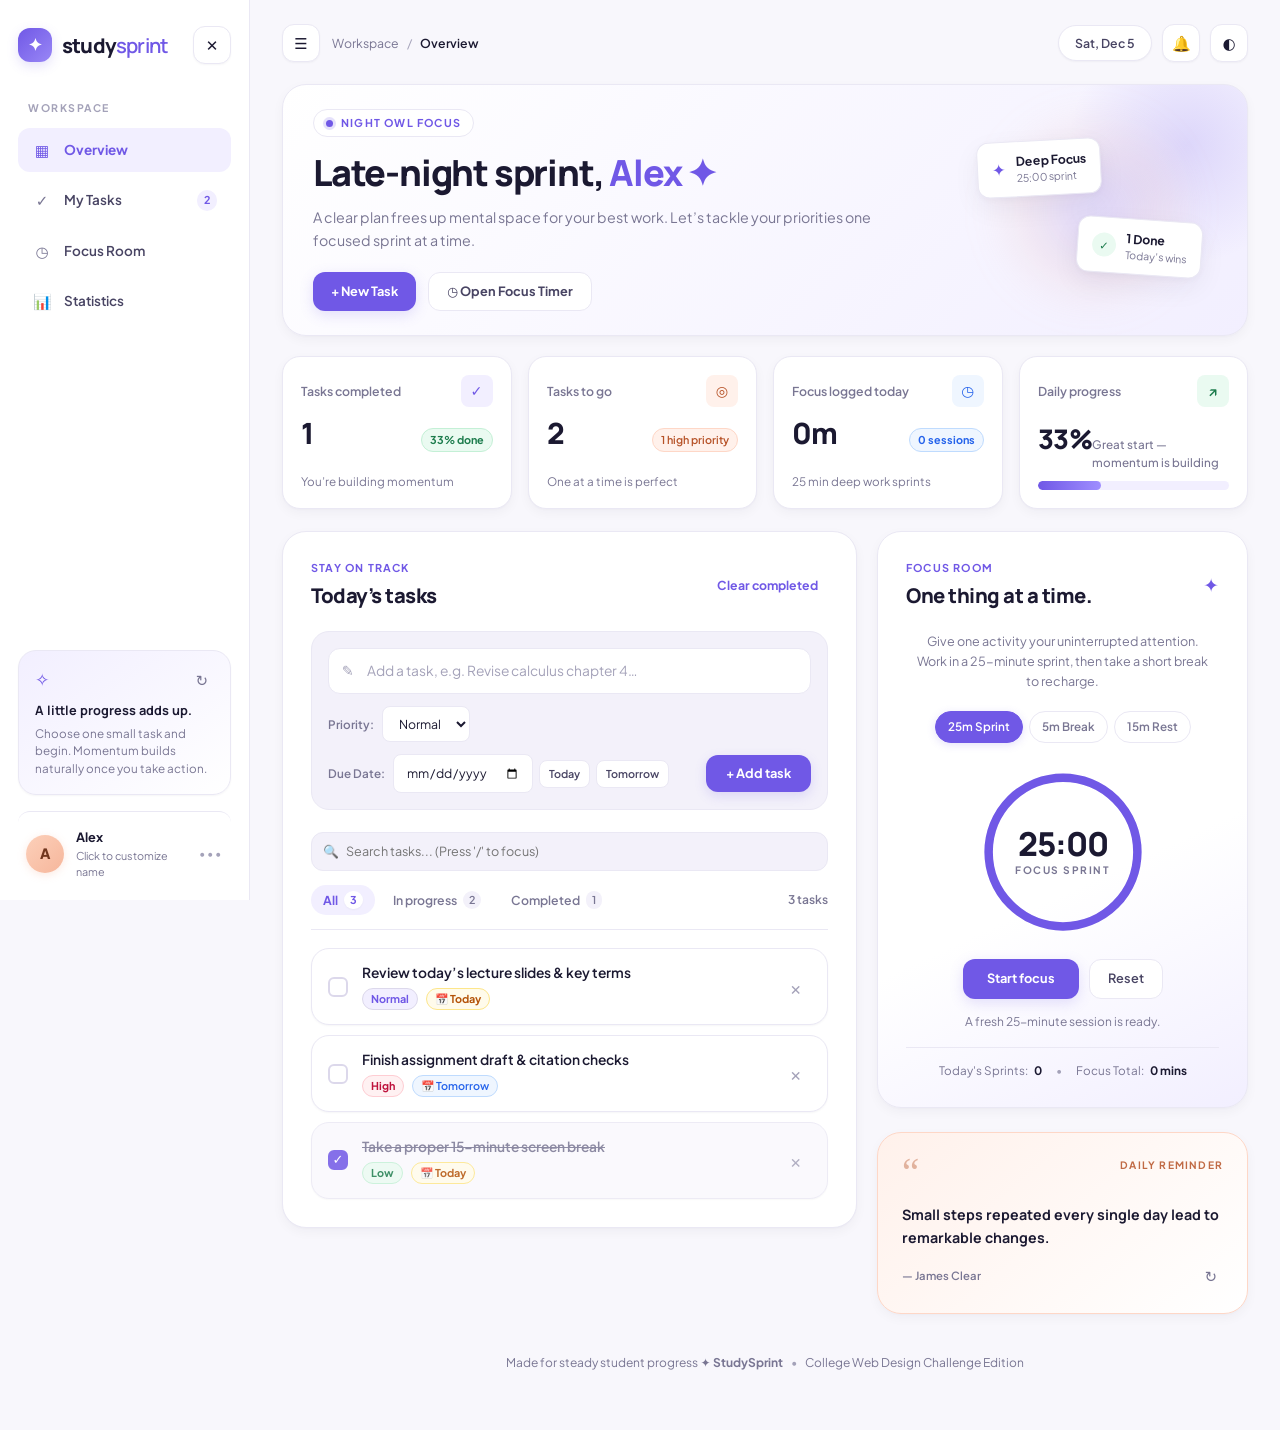
<file: index.html>
<!doctype html>
<html lang="en">
<head>
  <meta charset="utf-8">
  <meta name="viewport" content="width=device-width, initial-scale=1">
  <meta name="description" content="StudySprint — A modern student productivity dashboard to plan tasks, focus with Pomodoro sprints, and celebrate daily progress.">
  <meta name="theme-color" content="#7c5cfc">
  <title>StudySprint — Make progress, one sprint at a time</title>
  <link rel="preconnect" href="https://fonts.googleapis.com">
  <link rel="preconnect" href="https://fonts.gstatic.com" crossorigin>
  <link href="https://fonts.googleapis.com/css2?family=Plus+Jakarta+Sans:wght@400;500;600;700;800&family=Manrope:wght@500;600;700;800&display=swap" rel="stylesheet">
  <link rel="stylesheet" href="style.css">
</head>
<body>
  <!-- Canvas Confetti Container -->
  <canvas id="confettiCanvas" class="confetti-canvas" aria-hidden="true"></canvas>

  <div class="app-shell">
    <!-- Sidebar Navigation -->
    <aside class="sidebar" id="sidebar" aria-label="Main Navigation">
      <div class="sidebar-header">
        <a class="brand" href="#overview" aria-label="StudySprint home">
          <span class="brand-mark" aria-hidden="true">✦</span>
          <span class="brand-text">study<span class="brand-light">sprint</span></span>
        </a>
        <button class="icon-btn mobile-close-btn" id="sidebarCloseBtn" aria-label="Close navigation menu">✕</button>
      </div>

      <div class="side-label">WORKSPACE</div>
      <nav class="nav" aria-label="Dashboard sections">
        <a class="nav-link active" href="#overview" id="navOverview">
          <span class="nav-icon" aria-hidden="true">▦</span>
          <span class="nav-label">Overview</span>
        </a>
        <a class="nav-link" href="#tasks" id="navTasks">
          <span class="nav-icon" aria-hidden="true">✓</span>
          <span class="nav-label">My Tasks</span>
          <span class="nav-badge" id="navPendingBadge">0</span>
        </a>
        <a class="nav-link" href="#focus" id="navFocus">
          <span class="nav-icon" aria-hidden="true">◷</span>
          <span class="nav-label">Focus Room</span>
        </a>
        <a class="nav-link" href="#insights" id="navInsights">
          <span class="nav-icon" aria-hidden="true">📊</span>
          <span class="nav-label">Statistics</span>
        </a>
      </nav>

      <div class="sidebar-bottom">
        <div class="tip-card" role="region" aria-label="Productivity Tip">
          <div class="tip-top">
            <span class="tip-icon" aria-hidden="true">✧</span>
            <button class="tip-refresh-btn" id="newTipBtn" title="Get another tip" aria-label="Get another tip">↻</button>
          </div>
          <strong id="tipTitle">A little progress adds up.</strong>
          <p id="tipBody">Choose one small task and begin. Momentum builds once you start.</p>
        </div>

        <div class="profile" id="profileCard" tabindex="0" role="button" aria-label="Student Profile — Click to edit your name">
          <div class="avatar" id="avatarLetter" aria-hidden="true">S</div>
          <div class="profile-meta">
            <strong id="studentNameDisplay">Student Space</strong>
            <small id="studentStatusSubtitle">Click to customize name</small>
          </div>
          <span class="profile-dots" aria-hidden="true">•••</span>
        </div>
      </div>
    </aside>

    <!-- Main Content Area -->
    <main class="main-content" id="overview">
      <!-- Top Bar -->
      <header class="topbar">
        <div class="topbar-left">
          <button class="icon-btn menu-toggle-btn" id="menuToggleBtn" aria-label="Open navigation menu">
            <span aria-hidden="true">☰</span>
          </button>
          <div class="breadcrumb" aria-label="Breadcrumb">
            <span>Workspace</span>
            <span class="separator" aria-hidden="true">/</span>
            <strong id="activeBreadcrumb">Overview</strong>
          </div>
        </div>

        <div class="top-actions">
          <span class="today-pill" id="todayLabel">Today</span>
          <button class="icon-btn" id="soundToggle" aria-label="Toggle sound feedback" title="Toggle audio chime">
            <span id="soundIcon" aria-hidden="true">🔔</span>
          </button>
          <button class="icon-btn" id="themeToggle" aria-label="Toggle colour theme" title="Toggle dark mode">
            <span id="themeIcon" aria-hidden="true">◐</span>
          </button>
        </div>
      </header>

      <!-- Welcome Hero Section with Dynamic Greeting -->
      <section class="welcome" aria-labelledby="welcomeHeading">
        <div class="welcome-text">
          <div class="eyebrow-pill">
            <span class="pulse-dot" aria-hidden="true"></span>
            <span class="eyebrow" id="greetingTimePill">YOUR SPACE · YOUR PACE</span>
          </div>
          <h1 id="welcomeHeading">
            <span id="dynamicGreeting">Make today</span> <span class="highlight">count.</span>
          </h1>
          <p class="welcome-copy" id="welcomeSubtext">
            A clear plan frees up mental space for your best work. Let’s tackle your priorities one focused sprint at a time.
          </p>
          <div class="welcome-quick-actions">
            <a href="#tasks" class="quick-link-btn primary">
              <span>+ New Task</span>
            </a>
            <a href="#focus" class="quick-link-btn secondary">
              <span>◷ Open Focus Timer</span>
            </a>
          </div>
        </div>

        <div class="welcome-art" aria-hidden="true">
          <div class="ambient-glow"></div>
          <div class="art-badge card-one">
            <span class="badge-spark">✦</span>
            <div>
              <strong>Deep Focus</strong>
              <small id="heroTimerSnippet">25 min sprints</small>
            </div>
          </div>
          <div class="art-badge card-two">
            <span class="badge-icon">✓</span>
            <div>
              <strong id="heroTasksDoneSnippet">0 Done</strong>
              <small>Today's wins</small>
            </div>
          </div>
          <div class="art-geometric-shape"></div>
        </div>
      </section>

      <!-- Key Productivity Statistics Cards -->
      <section class="stats-grid" id="insights" aria-label="Daily progress summary">
        <article class="stat-card">
          <div class="stat-top">
            <span class="stat-title">Tasks completed</span>
            <span class="stat-icon lavender" aria-hidden="true">✓</span>
          </div>
          <div class="stat-value-row">
            <div class="stat-value" id="completedCount">0</div>
            <span class="stat-trend positive" id="completionRateBadge">0% done</span>
          </div>
          <div class="stat-note" id="completedNote">You’re building momentum</div>
        </article>

        <article class="stat-card">
          <div class="stat-top">
            <span class="stat-title">Tasks to go</span>
            <span class="stat-icon peach" aria-hidden="true">◎</span>
          </div>
          <div class="stat-value-row">
            <div class="stat-value" id="remainingCount">0</div>
            <span class="stat-badge-chip" id="highPriorityPendingChip">0 high priority</span>
          </div>
          <div class="stat-note" id="remainingNote">One at a time is perfect</div>
        </article>

        <article class="stat-card">
          <div class="stat-top">
            <span class="stat-title">Focus logged today</span>
            <span class="stat-icon sky" aria-hidden="true">◷</span>
          </div>
          <div class="stat-value-row">
            <div class="stat-value" id="focusTimeCount">0m</div>
            <span class="stat-trend neutral" id="focusSessionBadge">0 sessions</span>
          </div>
          <div class="stat-note" id="focusNote">25 min deep work sprints</div>
        </article>

        <article class="stat-card progress-stat">
          <div class="stat-top">
            <span class="stat-title">Daily progress</span>
            <span class="stat-icon mint" aria-hidden="true">↗</span>
          </div>
          <div class="progress-line">
            <strong id="progressPercent">0%</strong>
            <span id="progressCaption">Let’s get started</span>
          </div>
          <div class="bar" role="progressbar" aria-valuemin="0" aria-valuemax="100" aria-valuenow="0" id="progressBarContainer">
            <span id="progressBar"></span>
          </div>
        </article>
      </section>

      <!-- Main Content Grid: Tasks Panel & Focus Room Column -->
      <section class="content-grid">
        <!-- Tasks Management Panel -->
        <article class="panel task-panel" id="tasks" aria-labelledby="tasksHeading">
          <div class="panel-heading">
            <div>
              <p class="eyebrow">STAY ON TRACK</p>
              <h2 id="tasksHeading">Today’s tasks</h2>
            </div>
            <div class="panel-actions">
              <button class="text-button" id="clearDone" aria-label="Clear all completed tasks">
                <span>Clear completed</span>
              </button>
            </div>
          </div>

          <!-- Add Task Form with Priority & Due Date -->
          <form class="add-task" id="taskForm" aria-label="Add a new task">
            <div class="input-row">
              <label class="sr-only" for="taskInput">New task title</label>
              <div class="task-input-wrapper">
                <span class="input-adornment" aria-hidden="true">✎</span>
                <input id="taskInput" maxlength="90" placeholder="Add a task, e.g. Revise calculus chapter 4…" required autocomplete="off">
              </div>
            </div>

            <div class="add-task-controls">
              <div class="control-group">
                <label class="control-label" for="priorityInput">Priority:</label>
                <div class="select-wrapper">
                  <select id="priorityInput" aria-label="Task priority">
                    <option value="Normal">Normal</option>
                    <option value="High">High ✦</option>
                    <option value="Low">Low</option>
                  </select>
                </div>
              </div>

              <div class="control-group">
                <label class="control-label" for="dueDateInput">Due Date:</label>
                <div class="date-input-wrapper">
                  <input type="date" id="dueDateInput" aria-label="Task due date">
                  <button type="button" class="date-quick-btn" id="setTodayBtn" title="Set to Today">Today</button>
                  <button type="button" class="date-quick-btn" id="setTomorrowBtn" title="Set to Tomorrow">Tomorrow</button>
                </div>
              </div>

              <button class="add-btn" type="submit" id="addTaskSubmitBtn">
                <span>+ Add task</span>
              </button>
            </div>
          </form>

          <!-- Search & Filter Controls -->
          <div class="filter-and-search-row">
            <div class="search-box">
              <span class="search-icon" aria-hidden="true">🔍</span>
              <input type="search" id="taskSearchInput" placeholder="Search tasks... (Press '/' to focus)" aria-label="Search your tasks">
              <button type="button" class="search-clear-btn" id="searchClearBtn" aria-label="Clear search query" style="display: none;">×</button>
            </div>

            <div class="filter-row">
              <div class="filters" role="group" aria-label="Filter tasks by status">
                <button type="button" class="filter active" data-filter="all">
                  All <span class="filter-count" id="countAll">0</span>
                </button>
                <button type="button" class="filter" data-filter="active">
                  In progress <span class="filter-count" id="countActive">0</span>
                </button>
                <button type="button" class="filter" data-filter="done">
                  Completed <span class="filter-count" id="countDone">0</span>
                </button>
              </div>
              <span class="task-total" id="taskTotal">0 tasks</span>
            </div>
          </div>

          <!-- Dynamic Task List -->
          <ul class="task-list" id="taskList" aria-live="polite" aria-label="Task list items"></ul>

          <!-- Enhanced Contextual Empty State -->
          <div class="empty-state" id="emptyState">
            <div class="empty-symbol" id="emptyIcon" aria-hidden="true">✧</div>
            <strong id="emptyTitle">Your list is clear.</strong>
            <p id="emptyDescription">Add a task above and take your first step toward today’s goals.</p>
            <button type="button" class="empty-action-btn" id="emptyActionBtn" style="display: none;">Reset search</button>
          </div>
        </article>

        <!-- Right Column: Focus Room & Mindset Card -->
        <aside class="right-column">
          <!-- 25-Minute Focus Room Panel -->
          <article class="panel focus-panel" id="focus" aria-labelledby="focusHeading">
            <div class="panel-heading">
              <div>
                <p class="eyebrow">FOCUS ROOM</p>
                <h2 id="focusHeading">One thing at a time.</h2>
              </div>
              <span class="focus-spark" aria-hidden="true">✦</span>
            </div>

            <p class="focus-copy">
              Give one activity your uninterrupted attention. Work in a 25-minute sprint, then take a short break to recharge.
            </p>

            <!-- Focus Mode Selectors -->
            <div class="timer-mode-selector" role="group" aria-label="Timer mode selection">
              <button type="button" class="mode-chip active" id="modePomodoro" data-minutes="25">25m Sprint</button>
              <button type="button" class="mode-chip" id="modeShortBreak" data-minutes="5">5m Break</button>
              <button type="button" class="mode-chip" id="modeLongBreak" data-minutes="15">15m Rest</button>
            </div>

            <!-- SVG Animated Timer Ring -->
            <div class="timer-wrapper">
              <div class="timer-ring-container">
                <svg class="timer-svg" viewBox="0 0 160 160" aria-hidden="true">
                  <circle class="timer-circle-bg" cx="80" cy="80" r="70"></circle>
                  <circle class="timer-circle-progress" id="timerSvgProgress" cx="80" cy="80" r="70"></circle>
                </svg>
                <div class="timer-ring" aria-hidden="true"></div>
                <div class="timer-inner">
                  <strong id="timerDisplay">25:00</strong>
                  <small id="timerModeLabel">FOCUS SPRINT</small>
                </div>
              </div>
            </div>

            <!-- Timer Controls -->
            <div class="timer-controls">
              <button class="timer-primary" id="timerStart" aria-label="Start or pause timer">Start focus</button>
              <button class="timer-secondary" id="timerReset" aria-label="Reset timer to beginning">Reset</button>
            </div>

            <div class="session-note" id="timerStatus" role="status">A fresh 25-minute session is ready.</div>

            <!-- Focus Stats Footer inside panel -->
            <div class="focus-panel-footer">
              <div class="mini-stat">
                <span class="mini-stat-label">Today's Sprints:</span>
                <strong id="panelSprintsCount">0</strong>
              </div>
              <span class="footer-divider" aria-hidden="true">•</span>
              <div class="mini-stat">
                <span class="mini-stat-label">Focus Total:</span>
                <strong id="panelFocusMinutes">0 mins</strong>
              </div>
            </div>
          </article>

          <!-- Daily Mindset Quote Card -->
          <article class="quote-card" aria-label="Daily inspirational quote">
            <div class="quote-header">
              <div class="quote-mark" aria-hidden="true">“</div>
              <span class="quote-tag">DAILY REMINDER</span>
            </div>
            <p id="quoteText">Small steps repeated every single day lead to remarkable changes.</p>
            <div class="quote-footer">
              <span class="quote-author" id="quoteAuthor">— StudySprint Mindset</span>
              <button type="button" class="quote-refresh-btn" id="refreshQuoteBtn" title="Next quote" aria-label="Get another inspirational quote">↻</button>
            </div>
          </article>
        </aside>
      </section>

      <!-- App Footer -->
      <footer class="app-footer">
        <div class="footer-content">
          <span>Made for steady student progress ✦ <strong>StudySprint</strong></span>
          <span class="footer-dot" aria-hidden="true">•</span>
          <span>College Web Design Challenge Edition</span>
        </div>
      </footer>
    </main>
  </div>

  <!-- Mobile Overlay Backdrop -->
  <div class="sidebar-backdrop" id="sidebarBackdrop" aria-hidden="true"></div>

  <!-- Toast Notification Container -->
  <div class="toast-container" id="toastContainer" aria-live="polite" aria-atomic="true"></div>

  <!-- Name Edit Modal -->
  <div class="modal-backdrop" id="nameModalBackdrop" style="display: none;" aria-hidden="true">
    <div class="modal-card" role="dialog" aria-modal="true" aria-labelledby="modalTitle">
      <h3 id="modalTitle">Personalize Your Space</h3>
      <p>Enter your first name to customize your StudySprint dashboard:</p>
      <form id="nameForm">
        <label class="sr-only" for="nameInput">Your Name</label>
        <input type="text" id="nameInput" maxlength="25" placeholder="e.g. Alex" required autocomplete="name">
        <div class="modal-buttons">
          <button type="button" class="btn-cancel" id="cancelNameBtn">Cancel</button>
          <button type="submit" class="btn-save">Save Name</button>
        </div>
      </form>
    </div>
  </div>

  <script src="script.js"></script>
</body>
</html>
</file>
<file: style.css>
/* ==========================================================================
   StudySprint — Premium Modern Student Dashboard Stylesheet
   Design System: Lavender & Purple SaaS Palette, Subtle Pastels, Fluid Layout
   ========================================================================== */

/* --- Custom Properties & Theme Variables --- */
:root {
  /* Color Palette - Light Mode */
  --bg: #f8f7fc;
  --bg-subtle: #f3f1fa;
  --surface: #ffffff;
  --surface-hover: #faf9fd;
  --surface-active: #f4f2fa;
  --ink: #1b1931;
  --ink-secondary: #484463;
  --muted: #797693;
  --muted-light: #a4a2b9;
  
  --line: #eae8f4;
  --line-strong: #dcd8eb;
  
  /* Primary Purple / Lavender Accent */
  --purple: #7058e6;
  --purple-hover: #5d45d4;
  --purple-light: #8e7bf3;
  --purple-soft: #f2efff;
  --purple-soft-hover: #e8e2fe;
  --purple-glow: rgba(112, 88, 230, 0.18);
  
  /* Pastel Accent System */
  --peach-bg: #fff1eb;
  --peach-text: #b65227;
  --peach-border: #fed7c7;
  
  --mint-bg: #eafaf1;
  --mint-text: #1d7c4d;
  --mint-border: #c4f0d6;
  
  --sky-bg: #eff6ff;
  --sky-text: #2563eb;
  --sky-border: #bfdbfe;
  
  --rose-bg: #fff1f2;
  --rose-text: #be123c;
  --rose-border: #fecdd3;
  
  --amber-bg: #fffbeb;
  --amber-text: #b45309;
  --amber-border: #fde68a;

  /* Shadows */
  --shadow-xs: 0 1px 2px rgba(27, 25, 49, 0.04);
  --shadow-sm: 0 4px 12px rgba(27, 25, 49, 0.04), 0 1px 2px rgba(27, 25, 49, 0.02);
  --shadow-md: 0 10px 28px rgba(27, 25, 49, 0.06), 0 2px 6px rgba(27, 25, 49, 0.03);
  --shadow-lg: 0 18px 45px rgba(112, 88, 230, 0.10), 0 4px 12px rgba(27, 25, 49, 0.05);

  /* Radius */
  --radius-sm: 8px;
  --radius-md: 12px;
  --radius-lg: 18px;
  --radius-xl: 24px;
  --radius-pill: 9999px;

  /* Transitions */
  --transition-fast: 0.15s cubic-bezier(0.16, 1, 0.3, 1);
  --transition-normal: 0.25s cubic-bezier(0.16, 1, 0.3, 1);
  --transition-slow: 0.4s cubic-bezier(0.16, 1, 0.3, 1);
}

/* Dark Mode Theme */
body.dark {
  --bg: #0e0d18;
  --bg-subtle: #141322;
  --surface: #191829;
  --surface-hover: #201f35;
  --surface-active: #272540;
  --ink: #f5f4fd;
  --ink-secondary: #c5c2dd;
  --muted: #9592af;
  --muted-light: #6a6784;
  
  --line: #2a2840;
  --line-strong: #383556;
  
  --purple: #9583ff;
  --purple-hover: #aa9cff;
  --purple-light: #b9adff;
  --purple-soft: #272445;
  --purple-soft-hover: #322e58;
  --purple-glow: rgba(149, 131, 255, 0.25);
  
  --peach-bg: #38211b;
  --peach-text: #fca582;
  --peach-border: #523128;
  
  --mint-bg: #143125;
  --mint-text: #6ee7b7;
  --mint-border: #1f4e3b;
  
  --sky-bg: #162b4d;
  --sky-text: #93c5fd;
  --sky-border: #214378;
  
  --rose-bg: #3b1820;
  --rose-text: #fda4af;
  --rose-border: #592531;
  
  --amber-bg: #382914;
  --amber-text: #fcd34d;
  --amber-border: #563f1f;

  --shadow-xs: 0 1px 2px rgba(0, 0, 0, 0.3);
  --shadow-sm: 0 4px 12px rgba(0, 0, 0, 0.25);
  --shadow-md: 0 10px 28px rgba(0, 0, 0, 0.35);
  --shadow-lg: 0 20px 48px rgba(0, 0, 0, 0.45);
}

/* --- Base & Reset --- */
*, *::before, *::after {
  box-sizing: border-box;
}

html {
  scroll-behavior: smooth;
  font-size: 15px;
}

body {
  margin: 0;
  padding: 0;
  background-color: var(--bg);
  color: var(--ink);
  font-family: 'Plus Jakarta Sans', system-ui, -apple-system, sans-serif;
  line-height: 1.5;
  -webkit-font-smoothing: antialiased;
  -moz-osx-font-smoothing: grayscale;
  transition: background-color var(--transition-normal), color var(--transition-normal);
  overflow-x: hidden;
}

button, input, select, textarea {
  font: inherit;
  color: inherit;
}

button {
  cursor: pointer;
  background: none;
  border: none;
  padding: 0;
}

a {
  color: inherit;
  text-decoration: none;
}

/* Accessibility: Focus outlines */
:focus-visible {
  outline: 2px solid var(--purple);
  outline-offset: 3px;
}

/* Screen reader utility */
.sr-only {
  position: absolute;
  width: 1px;
  height: 1px;
  padding: 0;
  margin: -1px;
  overflow: hidden;
  clip: rect(0, 0, 0, 0);
  white-space: nowrap;
  border: 0;
}

/* Confetti Canvas */
.confetti-canvas {
  position: fixed;
  top: 0;
  left: 0;
  width: 100vw;
  height: 100vh;
  pointer-events: none;
  z-index: 9999;
}

/* --- App Shell Layout --- */
.app-shell {
  min-height: 100vh;
  display: grid;
  grid-template-columns: 250px 1fr;
  position: relative;
}

/* Backdrop for mobile drawer (hidden on desktop) */
.sidebar-backdrop {
  display: none;
}

/* --- Sidebar Navigation --- */
.sidebar {
  background: var(--surface);
  border-right: 1px solid var(--line);
  padding: 26px 18px 20px;
  display: flex;
  flex-direction: column;
  position: sticky;
  top: 0;
  height: 100vh;
  overflow-y: auto;
  z-index: 100;
  transition: transform var(--transition-normal), background-color var(--transition-normal);
}

.sidebar-header {
  display: flex;
  align-items: center;
  justify-content: space-between;
  margin-bottom: 36px;
}

.brand {
  display: inline-flex;
  align-items: center;
  gap: 10px;
  font-family: 'Manrope', sans-serif;
  font-weight: 800;
  font-size: 1.35rem;
  letter-spacing: -0.8px;
  color: var(--ink);
  transition: opacity var(--transition-fast);
}

.brand:hover {
  opacity: 0.9;
}

.brand-mark {
  width: 34px;
  height: 34px;
  display: grid;
  place-items: center;
  border-radius: var(--radius-md);
  background: linear-gradient(135deg, var(--purple), #9987f6);
  color: #ffffff;
  font-size: 17px;
  box-shadow: 0 4px 12px var(--purple-glow);
}

.brand-text {
  font-weight: 800;
}

.brand-light {
  font-weight: 600;
  color: var(--purple);
}

.mobile-close-btn {
  display: none;
  font-size: 16px;
}

.side-label {
  font-size: 0.7rem;
  letter-spacing: 1.5px;
  font-weight: 700;
  color: var(--muted-light);
  margin: 0 0 12px 10px;
}

.nav {
  display: flex;
  flex-direction: column;
  gap: 6px;
}

.nav-link {
  padding: 11px 14px;
  border-radius: var(--radius-md);
  color: var(--ink-secondary);
  font-size: 0.9rem;
  font-weight: 600;
  display: flex;
  align-items: center;
  gap: 12px;
  transition: all var(--transition-fast);
  position: relative;
}

.nav-icon {
  font-size: 1rem;
  width: 20px;
  text-align: center;
  color: var(--muted);
  transition: color var(--transition-fast);
}

.nav-label {
  flex: 1;
}

.nav-badge {
  font-size: 0.72rem;
  font-weight: 700;
  background: var(--purple-soft);
  color: var(--purple);
  padding: 2px 7px;
  border-radius: var(--radius-pill);
}

.nav-link:hover {
  background: var(--surface-hover);
  color: var(--purple);
}

.nav-link:hover .nav-icon {
  color: var(--purple);
}

.nav-link.active {
  background: var(--purple-soft);
  color: var(--purple);
  font-weight: 700;
}

.nav-link.active .nav-icon {
  color: var(--purple);
}

/* Sidebar Bottom Components */
.sidebar-bottom {
  margin-top: auto;
  padding-top: 24px;
  display: flex;
  flex-direction: column;
  gap: 16px;
}

.tip-card {
  padding: 16px;
  background: linear-gradient(145deg, var(--purple-soft), var(--surface));
  border: 1px solid var(--line);
  border-radius: var(--radius-lg);
  box-shadow: var(--shadow-xs);
  position: relative;
  transition: border-color var(--transition-fast), transform var(--transition-fast);
}

.tip-card:hover {
  border-color: var(--purple-light);
  transform: translateY(-2px);
}

.tip-top {
  display: flex;
  align-items: center;
  justify-content: space-between;
  margin-bottom: 8px;
}

.tip-icon {
  color: var(--purple);
  font-size: 1.15rem;
}

.tip-refresh-btn {
  color: var(--muted);
  font-size: 1rem;
  padding: 2px 6px;
  border-radius: var(--radius-sm);
  transition: transform 0.3s ease, color var(--transition-fast);
}

.tip-refresh-btn:hover {
  color: var(--purple);
  transform: rotate(180deg);
}

.tip-card strong {
  display: block;
  font-family: 'Manrope', sans-serif;
  font-weight: 700;
  font-size: 0.85rem;
  color: var(--ink);
  line-height: 1.35;
}

.tip-card p {
  font-size: 0.78rem;
  color: var(--muted);
  line-height: 1.5;
  margin: 6px 0 0;
}

/* Profile / Student Space */
.profile {
  border-top: 1px solid var(--line);
  padding: 16px 8px 0;
  display: flex;
  align-items: center;
  gap: 12px;
  cursor: pointer;
  border-radius: var(--radius-md);
  transition: background-color var(--transition-fast);
}

.profile:hover {
  background-color: var(--surface-hover);
}

.avatar {
  width: 38px;
  height: 38px;
  border-radius: 50%;
  display: grid;
  place-items: center;
  background: linear-gradient(135deg, #fcd0ba, #f6b69b);
  color: #70361e;
  font-weight: 800;
  font-size: 0.95rem;
  box-shadow: 0 2px 8px rgba(246, 182, 155, 0.3);
  flex-shrink: 0;
}

.profile-meta {
  flex: 1;
  min-width: 0;
}

.profile-meta strong {
  display: block;
  font-size: 0.85rem;
  color: var(--ink);
  white-space: nowrap;
  overflow: hidden;
  text-overflow: ellipsis;
}

.profile-meta small {
  display: block;
  font-size: 0.72rem;
  color: var(--muted);
  margin-top: 1px;
}

.profile-dots {
  color: var(--muted-light);
  letter-spacing: 2px;
  font-size: 0.8rem;
}

/* --- Main Content Area --- */
.main-content {
  max-width: 1420px;
  width: 100%;
  min-width: 0;
  margin: 0 auto;
  padding: 24px 32px 48px;
}

/* --- Topbar --- */
.topbar {
  display: flex;
  justify-content: space-between;
  align-items: center;
  margin-bottom: 22px;
}

.topbar-left {
  display: flex;
  align-items: center;
  gap: 12px;
}

.menu-toggle-btn {
  display: none;
}

.breadcrumb {
  font-size: 0.82rem;
  color: var(--muted);
  display: flex;
  align-items: center;
  gap: 8px;
}

.breadcrumb .separator {
  color: var(--muted-light);
}

.breadcrumb strong {
  color: var(--ink);
  font-weight: 600;
}

.top-actions {
  display: flex;
  gap: 10px;
  align-items: center;
}

.today-pill {
  font-size: 0.82rem;
  font-weight: 600;
  color: var(--ink-secondary);
  padding: 8px 16px;
  border: 1px solid var(--line);
  border-radius: var(--radius-pill);
  background: var(--surface);
  box-shadow: var(--shadow-xs);
  display: inline-flex;
  align-items: center;
  gap: 6px;
}

.icon-btn {
  border: 1px solid var(--line);
  background: var(--surface);
  color: var(--ink);
  width: 38px;
  height: 38px;
  border-radius: var(--radius-md);
  display: grid;
  place-items: center;
  font-size: 1rem;
  box-shadow: var(--shadow-xs);
  transition: all var(--transition-fast);
}

.icon-btn:hover {
  background: var(--purple-soft);
  color: var(--purple);
  border-color: var(--purple-light);
  transform: translateY(-1px);
}

/* --- Welcome Hero Section --- */
.welcome {
  display: flex;
  justify-content: space-between;
  align-items: center;
  gap: 24px;
  background: linear-gradient(135deg, var(--surface), var(--purple-soft));
  border: 1px solid var(--line);
  border-radius: var(--radius-xl);
  padding: 24px 30px;
  margin-bottom: 20px;
  box-shadow: var(--shadow-sm);
  position: relative;
  overflow: hidden;
}

.welcome::before {
  content: '';
  position: absolute;
  top: -60px;
  right: -60px;
  width: 240px;
  height: 240px;
  border-radius: 50%;
  background: radial-gradient(circle, var(--purple-glow) 0%, transparent 70%);
  pointer-events: none;
}

.welcome-text {
  flex: 1;
  max-width: 600px;
  z-index: 1;
}

.eyebrow-pill {
  display: inline-flex;
  align-items: center;
  gap: 8px;
  background: var(--surface);
  border: 1px solid var(--line);
  padding: 5px 12px;
  border-radius: var(--radius-pill);
  margin-bottom: 14px;
}

.pulse-dot {
  width: 7px;
  height: 7px;
  background: var(--purple);
  border-radius: 50%;
  box-shadow: 0 0 0 3px var(--purple-glow);
  animation: pulseDot 2s infinite ease-in-out;
}

@keyframes pulseDot {
  0%, 100% { transform: scale(1); opacity: 1; }
  50% { transform: scale(1.3); opacity: 0.6; }
}

.eyebrow {
  font-size: 0.72rem;
  letter-spacing: 1.2px;
  font-weight: 700;
  color: var(--purple);
  margin: 0;
  text-transform: uppercase;
}

.welcome h1 {
  font-family: 'Manrope', sans-serif;
  font-weight: 800;
  font-size: clamp(1.8rem, 3.2vw, 2.4rem);
  letter-spacing: -1.2px;
  line-height: 1.2;
  margin: 0;
  color: var(--ink);
}

.welcome h1 .highlight {
  color: var(--purple);
  position: relative;
}

.welcome-copy {
  font-size: 0.95rem;
  color: var(--muted);
  line-height: 1.6;
  margin: 12px 0 20px;
}

.welcome-quick-actions {
  display: flex;
  gap: 12px;
  flex-wrap: wrap;
}

.quick-link-btn {
  display: inline-flex;
  align-items: center;
  gap: 6px;
  font-size: 0.85rem;
  font-weight: 700;
  padding: 9px 18px;
  border-radius: var(--radius-md);
  transition: all var(--transition-fast);
}

.quick-link-btn.primary {
  background: var(--purple);
  color: #ffffff;
  box-shadow: 0 4px 14px var(--purple-glow);
}

.quick-link-btn.primary:hover {
  background: var(--purple-hover);
  transform: translateY(-2px);
  box-shadow: 0 6px 18px var(--purple-glow);
}

.quick-link-btn.secondary {
  background: var(--surface);
  color: var(--ink-secondary);
  border: 1px solid var(--line);
}

.quick-link-btn.secondary:hover {
  border-color: var(--purple-light);
  color: var(--purple);
  transform: translateY(-2px);
}

/* Abstract Hero Art Badges */
.welcome-art {
  width: 250px;
  height: 170px;
  position: relative;
  display: flex;
  align-items: center;
  justify-content: center;
  flex-shrink: 0;
}

.ambient-glow {
  position: absolute;
  width: 180px;
  height: 180px;
  background: radial-gradient(circle, rgba(142, 123, 243, 0.25) 0%, rgba(246, 182, 155, 0.15) 60%, transparent 80%);
  border-radius: 50%;
  filter: blur(20px);
}

.art-badge {
  position: absolute;
  background: var(--surface);
  border: 1px solid var(--line);
  padding: 10px 14px;
  border-radius: var(--radius-md);
  box-shadow: var(--shadow-md);
  display: flex;
  align-items: center;
  gap: 10px;
  animation: floatCard 6s ease-in-out infinite;
}

.art-badge strong {
  display: block;
  font-size: 0.82rem;
  color: var(--ink);
  font-weight: 700;
}

.art-badge small {
  display: block;
  font-size: 0.7rem;
  color: var(--muted);
}

.card-one {
  top: 15px;
  left: 10px;
  transform: rotate(-3deg);
}

.card-two {
  bottom: 20px;
  right: 15px;
  transform: rotate(4deg);
  animation-delay: -3s;
}

.badge-spark {
  color: var(--purple);
  font-size: 1.1rem;
}

.badge-icon {
  width: 24px;
  height: 24px;
  border-radius: 50%;
  background: var(--mint-bg);
  color: var(--mint-text);
  display: grid;
  place-items: center;
  font-size: 0.75rem;
  font-weight: 800;
}

@keyframes floatCard {
  0%, 100% { transform: translateY(0) rotate(-3deg); }
  50% { transform: translateY(-6px) rotate(-1deg); }
}

/* --- Stats Grid (4 Cards) --- */
.stats-grid {
  display: grid;
  grid-template-columns: repeat(4, 1fr);
  gap: 16px;
  margin-bottom: 22px;
  scroll-margin-top: 24px;
}

.stat-card {
  background: var(--surface);
  border: 1px solid var(--line);
  border-radius: var(--radius-lg);
  padding: 18px 18px;
  box-shadow: var(--shadow-sm);
  transition: transform var(--transition-fast), box-shadow var(--transition-fast), border-color var(--transition-fast);
  display: flex;
  flex-direction: column;
}

.stat-card:hover {
  transform: translateY(-2px);
  box-shadow: var(--shadow-md);
  border-color: var(--line-strong);
}

.stat-top {
  display: flex;
  justify-content: space-between;
  align-items: center;
  font-size: 0.82rem;
  font-weight: 600;
  color: var(--muted);
}

.stat-icon {
  width: 32px;
  height: 32px;
  border-radius: var(--radius-sm);
  display: grid;
  place-items: center;
  font-size: 0.95rem;
}

.stat-icon.lavender {
  background: var(--purple-soft);
  color: var(--purple);
}

.stat-icon.peach {
  background: var(--peach-bg);
  color: var(--peach-text);
}

.stat-icon.mint {
  background: var(--mint-bg);
  color: var(--mint-text);
}

.stat-icon.sky {
  background: var(--sky-bg);
  color: var(--sky-text);
}

.stat-value-row {
  display: flex;
  align-items: baseline;
  justify-content: space-between;
  gap: 8px;
  margin: 12px 0 6px;
}

.stat-value {
  font-family: 'Manrope', sans-serif;
  font-weight: 800;
  font-size: 1.95rem;
  letter-spacing: -0.8px;
  color: var(--ink);
  line-height: 1;
}

.stat-trend {
  font-size: 0.72rem;
  font-weight: 700;
  padding: 3px 8px;
  border-radius: var(--radius-pill);
}

.stat-trend.positive {
  background: var(--mint-bg);
  color: var(--mint-text);
  border: 1px solid var(--mint-border);
}

.stat-trend.neutral {
  background: var(--sky-bg);
  color: var(--sky-text);
  border: 1px solid var(--sky-border);
}

.stat-badge-chip {
  font-size: 0.72rem;
  font-weight: 600;
  background: var(--peach-bg);
  color: var(--peach-text);
  border: 1px solid var(--peach-border);
  padding: 3px 8px;
  border-radius: var(--radius-pill);
}

.stat-note {
  font-size: 0.78rem;
  color: var(--muted);
  margin-top: auto;
}

/* Progress Card Specifics */
.progress-stat {
  position: relative;
}

.progress-line {
  display: flex;
  align-items: baseline;
  justify-content: space-between;
  margin: 12px 0 10px;
}

.progress-line strong {
  font-family: 'Manrope', sans-serif;
  font-weight: 800;
  font-size: 1.8rem;
  letter-spacing: -0.5px;
  color: var(--ink);
}

.progress-line span {
  font-size: 0.78rem;
  color: var(--muted);
  font-weight: 500;
}

.bar {
  height: 9px;
  background: var(--purple-soft);
  border-radius: var(--radius-pill);
  overflow: hidden;
  position: relative;
}

.bar span {
  height: 100%;
  display: block;
  width: 0;
  background: linear-gradient(90deg, var(--purple), #9f8eff);
  border-radius: var(--radius-pill);
  transition: width 0.4s cubic-bezier(0.16, 1, 0.3, 1);
}

/* --- Content Grid: Tasks Panel & Right Column --- */
.content-grid {
  display: grid;
  grid-template-columns: minmax(0, 1.55fr) minmax(310px, 1fr);
  gap: 20px;
  align-items: start;
}

#tasks, #focus {
  scroll-margin-top: 24px;
}

.panel {
  background: var(--surface);
  border: 1px solid var(--line);
  border-radius: var(--radius-xl);
  padding: 28px;
  box-shadow: var(--shadow-sm);
  transition: border-color var(--transition-fast);
}

.panel-heading {
  display: flex;
  align-items: center;
  justify-content: space-between;
  margin-bottom: 20px;
}

.panel-heading h2 {
  font-family: 'Manrope', sans-serif;
  font-weight: 800;
  font-size: 1.35rem;
  letter-spacing: -0.5px;
  margin: 4px 0 0;
  color: var(--ink);
}

.text-button {
  color: var(--purple);
  font-size: 0.82rem;
  font-weight: 700;
  padding: 6px 10px;
  border-radius: var(--radius-sm);
  transition: all var(--transition-fast);
}

.text-button:hover {
  background: var(--purple-soft);
  color: var(--purple-hover);
}

/* --- Add Task Form --- */
.add-task {
  background: var(--bg-subtle);
  border: 1px solid var(--line);
  border-radius: var(--radius-lg);
  padding: 16px;
  margin-bottom: 22px;
  display: flex;
  flex-direction: column;
  gap: 12px;
  transition: border-color var(--transition-fast);
}

.add-task:focus-within {
  border-color: var(--purple-light);
  box-shadow: 0 0 0 3px var(--purple-glow);
}

.task-input-wrapper {
  position: relative;
  display: flex;
  align-items: center;
}

.input-adornment {
  position: absolute;
  left: 14px;
  color: var(--muted-light);
  font-size: 0.95rem;
  pointer-events: none;
}

.task-input-wrapper input {
  width: 100%;
  border: 1px solid var(--line);
  background: var(--surface);
  color: var(--ink);
  border-radius: var(--radius-md);
  padding: 12px 14px 12px 38px;
  font-size: 0.92rem;
  outline: none;
  transition: all var(--transition-fast);
}

.task-input-wrapper input:focus {
  border-color: var(--purple);
  background: var(--surface);
}

.task-input-wrapper input::placeholder {
  color: var(--muted-light);
}

.add-task-controls {
  display: flex;
  align-items: center;
  justify-content: space-between;
  flex-wrap: wrap;
  gap: 12px;
}

.control-group {
  display: flex;
  align-items: center;
  gap: 8px;
}

.control-label {
  font-size: 0.78rem;
  font-weight: 600;
  color: var(--muted);
}

.select-wrapper select,
.date-input-wrapper input[type="date"] {
  border: 1px solid var(--line);
  background: var(--surface);
  color: var(--ink);
  border-radius: var(--radius-sm);
  padding: 8px 12px;
  font-size: 0.82rem;
  outline: none;
  transition: border-color var(--transition-fast);
}

.select-wrapper select:focus,
.date-input-wrapper input[type="date"]:focus {
  border-color: var(--purple);
}

.date-input-wrapper {
  display: flex;
  align-items: center;
  gap: 6px;
  flex-wrap: wrap;
}

.date-quick-btn {
  font-size: 0.72rem;
  font-weight: 600;
  color: var(--ink-secondary);
  background: var(--surface);
  border: 1px solid var(--line);
  padding: 5px 9px;
  border-radius: var(--radius-sm);
  transition: all var(--transition-fast);
}

.date-quick-btn:hover {
  background: var(--purple-soft);
  color: var(--purple);
  border-color: var(--purple-light);
}

.add-btn {
  background: var(--purple);
  color: #ffffff;
  border: none;
  padding: 9px 20px;
  border-radius: var(--radius-md);
  font-size: 0.85rem;
  font-weight: 700;
  cursor: pointer;
  box-shadow: 0 4px 12px var(--purple-glow);
  transition: all var(--transition-fast);
  margin-left: auto;
}

.add-btn:hover {
  background: var(--purple-hover);
  transform: translateY(-1px);
  box-shadow: 0 6px 16px var(--purple-glow);
}

/* --- Filter & Search Row --- */
.filter-and-search-row {
  display: flex;
  flex-direction: column;
  gap: 14px;
  margin-bottom: 18px;
}

.search-box {
  position: relative;
  display: flex;
  align-items: center;
}

.search-icon {
  position: absolute;
  left: 12px;
  color: var(--muted-light);
  font-size: 0.85rem;
  pointer-events: none;
}

.search-box input {
  width: 100%;
  border: 1px solid var(--line);
  background: var(--bg-subtle);
  color: var(--ink);
  border-radius: var(--radius-md);
  padding: 9px 36px 9px 34px;
  font-size: 0.84rem;
  outline: none;
  transition: all var(--transition-fast);
}

.search-box input:focus {
  background: var(--surface);
  border-color: var(--purple);
  box-shadow: 0 0 0 3px var(--purple-glow);
}

.search-clear-btn {
  position: absolute;
  right: 10px;
  color: var(--muted);
  font-size: 1.1rem;
  padding: 2px 6px;
  border-radius: 50%;
  transition: color var(--transition-fast);
}

.search-clear-btn:hover {
  color: var(--ink);
}

.filter-row {
  display: flex;
  align-items: center;
  justify-content: space-between;
  border-bottom: 1px solid var(--line);
  padding-bottom: 14px;
}

.filters {
  display: flex;
  gap: 6px;
}

.filter {
  font-size: 0.82rem;
  font-weight: 600;
  color: var(--muted);
  padding: 6px 12px;
  border-radius: var(--radius-pill);
  display: inline-flex;
  align-items: center;
  gap: 6px;
  transition: all var(--transition-fast);
}

.filter-count {
  font-size: 0.72rem;
  background: var(--bg-subtle);
  padding: 1px 6px;
  border-radius: var(--radius-pill);
  color: inherit;
}

.filter:hover {
  color: var(--ink);
  background: var(--surface-hover);
}

.filter.active {
  background: var(--purple-soft);
  color: var(--purple);
  font-weight: 700;
}

.filter.active .filter-count {
  background: #ffffff;
  color: var(--purple);
  box-shadow: var(--shadow-xs);
}

body.dark .filter.active .filter-count {
  background: var(--surface);
}

.task-total {
  font-size: 0.8rem;
  font-weight: 600;
  color: var(--muted);
}

/* --- Task List Items --- */
.task-list {
  list-style: none;
  margin: 0;
  padding: 0;
  display: flex;
  flex-direction: column;
  gap: 10px;
}

.task-item {
  display: flex;
  align-items: center;
  gap: 14px;
  padding: 14px 16px;
  background: var(--surface);
  border: 1px solid var(--line);
  border-radius: var(--radius-lg);
  box-shadow: var(--shadow-xs);
  transition: all var(--transition-fast);
  animation: slideInTask 0.25s cubic-bezier(0.16, 1, 0.3, 1);
}

@keyframes slideInTask {
  from {
    opacity: 0;
    transform: translateY(8px);
  }
  to {
    opacity: 1;
    transform: translateY(0);
  }
}

.task-item:hover {
  border-color: var(--line-strong);
  box-shadow: var(--shadow-sm);
  transform: translateY(-1px);
}

/* Custom Checkbox */
.task-check-wrap {
  position: relative;
  display: grid;
  place-items: center;
}

.task-check {
  appearance: none;
  width: 20px;
  height: 20px;
  border: 2px solid var(--line-strong);
  border-radius: 6px;
  background: var(--surface);
  cursor: pointer;
  transition: all 0.2s cubic-bezier(0.16, 1, 0.3, 1);
  margin: 0;
  position: relative;
}

.task-check:hover {
  border-color: var(--purple);
  transform: scale(1.05);
}

.task-check:checked {
  background: var(--purple);
  border-color: var(--purple);
  animation: checkBounce 0.3s cubic-bezier(0.175, 0.885, 0.32, 1.275);
}

@keyframes checkBounce {
  0% { transform: scale(0.85); }
  50% { transform: scale(1.15); }
  100% { transform: scale(1); }
}

.task-check:checked::after {
  content: '✓';
  position: absolute;
  top: 50%;
  left: 50%;
  transform: translate(-50%, -50%);
  color: #ffffff;
  font-size: 13px;
  font-weight: 800;
}

.task-content {
  flex: 1;
  min-width: 0;
  display: flex;
  flex-direction: column;
  gap: 4px;
}

.task-name {
  font-size: 0.92rem;
  font-weight: 600;
  color: var(--ink);
  overflow-wrap: anywhere;
  transition: all var(--transition-fast);
}

.task-meta-row {
  display: flex;
  align-items: center;
  gap: 8px;
  flex-wrap: wrap;
}

/* Priority Badges */
.priority {
  font-size: 0.72rem;
  font-weight: 700;
  padding: 2px 8px;
  border-radius: var(--radius-pill);
  display: inline-flex;
  align-items: center;
  gap: 4px;
}

.priority.High {
  background: var(--rose-bg);
  color: var(--rose-text);
  border: 1px solid var(--rose-border);
}

.priority.Normal {
  background: var(--purple-soft);
  color: var(--purple);
  border: 1px solid var(--line-strong);
}

.priority.Low {
  background: var(--mint-bg);
  color: var(--mint-text);
  border: 1px solid var(--mint-border);
}

/* Due Date Badges */
.due-badge {
  font-size: 0.72rem;
  font-weight: 600;
  padding: 2px 8px;
  border-radius: var(--radius-pill);
  display: inline-flex;
  align-items: center;
  gap: 4px;
  background: var(--bg-subtle);
  color: var(--ink-secondary);
  border: 1px solid var(--line);
}

.due-badge.due-today {
  background: var(--amber-bg);
  color: var(--amber-text);
  border-color: var(--amber-border);
  font-weight: 700;
}

.due-badge.due-tomorrow {
  background: var(--sky-bg);
  color: var(--sky-text);
  border-color: var(--sky-border);
}

.due-badge.overdue {
  background: var(--rose-bg);
  color: var(--rose-text);
  border-color: var(--rose-border);
  font-weight: 700;
}

/* Completed Task Styling */
.task-item.completed {
  background: var(--surface-hover);
  border-color: var(--line);
  opacity: 0.85;
}

.task-item.completed .task-name {
  text-decoration: line-through;
  color: var(--muted);
}

.delete-task {
  border: none;
  background: transparent;
  color: var(--muted-light);
  font-size: 1.25rem;
  width: 32px;
  height: 32px;
  border-radius: var(--radius-sm);
  display: grid;
  place-items: center;
  cursor: pointer;
  transition: all var(--transition-fast);
}

.delete-task:hover {
  background: var(--rose-bg);
  color: var(--rose-text);
}

/* --- Contextual Empty State --- */
.empty-state {
  text-align: center;
  padding: 44px 20px;
  color: var(--muted);
}

.empty-symbol {
  font-size: 2.2rem;
  color: var(--purple);
  margin-bottom: 12px;
  display: inline-block;
}

.empty-state strong {
  display: block;
  color: var(--ink);
  font-family: 'Manrope', sans-serif;
  font-weight: 700;
  font-size: 1.05rem;
  margin-bottom: 6px;
}

.empty-state p {
  font-size: 0.85rem;
  max-width: 380px;
  margin: 0 auto 16px;
  line-height: 1.5;
}

.empty-action-btn {
  background: var(--purple-soft);
  color: var(--purple);
  border: 1px solid var(--purple-light);
  padding: 8px 16px;
  border-radius: var(--radius-pill);
  font-size: 0.82rem;
  font-weight: 700;
  transition: all var(--transition-fast);
}

.empty-action-btn:hover {
  background: var(--purple);
  color: #ffffff;
}

/* --- Right Column: Focus Room & Mindset Quote --- */
.right-column {
  display: flex;
  flex-direction: column;
  gap: 24px;
}

/* Focus Panel */
.focus-panel {
  background: linear-gradient(155deg, var(--surface) 60%, var(--purple-soft));
  text-align: center;
  position: relative;
}

.focus-panel .panel-heading {
  text-align: left;
}

.focus-spark {
  color: var(--purple);
  font-size: 1.25rem;
}

.focus-copy {
  font-size: 0.84rem;
  color: var(--muted);
  line-height: 1.6;
  margin: 0 auto 20px;
  max-width: 300px;
}

/* Focus Mode Selector Chips */
.timer-mode-selector {
  display: flex;
  justify-content: center;
  gap: 6px;
  margin-bottom: 24px;
}

.mode-chip {
  font-size: 0.78rem;
  font-weight: 600;
  color: var(--muted);
  background: var(--surface);
  border: 1px solid var(--line);
  padding: 6px 12px;
  border-radius: var(--radius-pill);
  transition: all var(--transition-fast);
}

.mode-chip:hover {
  color: var(--purple);
  border-color: var(--purple-light);
}

.mode-chip.active {
  background: var(--purple);
  color: #ffffff;
  border-color: var(--purple);
  box-shadow: 0 2px 8px var(--purple-glow);
}

/* Timer SVG Animated Progress Ring */
.timer-wrapper {
  display: flex;
  justify-content: center;
  margin-bottom: 22px;
}

.timer-ring-container {
  width: 170px;
  height: 170px;
  position: relative;
  display: grid;
  place-items: center;
}

.timer-svg {
  width: 100%;
  height: 100%;
  transform: rotate(-90deg);
  position: absolute;
  top: 0;
  left: 0;
}

.timer-circle-bg {
  fill: none;
  stroke: var(--purple-soft);
  stroke-width: 8;
}

.timer-circle-progress {
  fill: none;
  stroke: var(--purple);
  stroke-width: 8;
  stroke-linecap: round;
  stroke-dasharray: 440;
  stroke-dashoffset: 0;
  transition: stroke-dashoffset 0.4s linear;
}

/* Fallback gradient ring if SVG fails */
.timer-ring {
  display: none;
}

.timer-inner {
  position: relative;
  z-index: 2;
  display: flex;
  flex-direction: column;
  align-items: center;
  gap: 2px;
}

.timer-inner strong {
  font-family: 'Manrope', sans-serif;
  font-weight: 800;
  font-size: 2.2rem;
  letter-spacing: -1px;
  color: var(--ink);
  line-height: 1;
}

.timer-inner small {
  font-size: 0.68rem;
  letter-spacing: 1.5px;
  font-weight: 700;
  color: var(--muted);
  text-transform: uppercase;
}

/* Timer Controls */
.timer-controls {
  display: flex;
  justify-content: center;
  gap: 10px;
  margin-bottom: 14px;
}

.timer-primary {
  height: 40px;
  padding: 0 24px;
  border-radius: var(--radius-md);
  background: var(--purple);
  color: #ffffff;
  font-size: 0.85rem;
  font-weight: 700;
  border: none;
  box-shadow: 0 4px 14px var(--purple-glow);
  transition: all var(--transition-fast);
}

.timer-primary:hover {
  background: var(--purple-hover);
  transform: translateY(-1px);
  box-shadow: 0 6px 18px var(--purple-glow);
}

.timer-secondary {
  height: 40px;
  padding: 0 18px;
  border-radius: var(--radius-md);
  background: var(--surface);
  border: 1px solid var(--line);
  color: var(--ink-secondary);
  font-size: 0.85rem;
  font-weight: 600;
  transition: all var(--transition-fast);
}

.timer-secondary:hover {
  border-color: var(--line-strong);
  color: var(--ink);
  background: var(--surface-hover);
}

.session-note {
  font-size: 0.8rem;
  color: var(--muted);
  margin-bottom: 16px;
  min-height: 1.2rem;
}

.focus-panel-footer {
  border-top: 1px solid var(--line);
  padding-top: 14px;
  display: flex;
  align-items: center;
  justify-content: center;
  gap: 14px;
  font-size: 0.78rem;
  color: var(--muted);
}

.mini-stat strong {
  color: var(--ink);
  margin-left: 4px;
}

.footer-divider {
  color: var(--muted-light);
}

/* --- Mindset Quote Card --- */
.quote-card {
  padding: 24px;
  background: linear-gradient(140deg, var(--peach-bg), var(--surface));
  border: 1px solid var(--peach-border);
  border-radius: var(--radius-xl);
  color: var(--peach-text);
  box-shadow: var(--shadow-sm);
  display: flex;
  flex-direction: column;
  position: relative;
  transition: transform var(--transition-fast);
}

.quote-card:hover {
  transform: translateY(-2px);
}

.quote-header {
  display: flex;
  justify-content: space-between;
  align-items: flex-start;
  margin-bottom: 8px;
}

.quote-mark {
  font-family: Georgia, serif;
  font-size: 2.6rem;
  line-height: 0.8;
  color: var(--peach-text);
  opacity: 0.4;
}

.quote-tag {
  font-size: 0.68rem;
  letter-spacing: 1.2px;
  font-weight: 700;
  color: var(--peach-text);
  opacity: 0.85;
}

.quote-card p {
  font-family: 'Manrope', sans-serif;
  font-weight: 700;
  font-size: 0.95rem;
  line-height: 1.55;
  color: var(--ink);
  margin: 8px 0 14px;
}

.quote-footer {
  display: flex;
  align-items: center;
  justify-content: space-between;
  margin-top: auto;
}

.quote-author {
  font-size: 0.75rem;
  font-weight: 600;
  color: var(--muted);
}

.quote-refresh-btn {
  color: var(--muted);
  font-size: 1rem;
  padding: 2px 6px;
  border-radius: var(--radius-sm);
  transition: all var(--transition-fast);
}

.quote-refresh-btn:hover {
  color: var(--purple);
  transform: rotate(180deg);
}

/* --- App Footer --- */
.app-footer {
  text-align: center;
  padding: 40px 0 10px;
  font-size: 0.8rem;
  color: var(--muted);
}

.footer-content {
  display: flex;
  align-items: center;
  justify-content: center;
  gap: 8px;
  flex-wrap: wrap;
}

.footer-dot {
  color: var(--muted-light);
}

/* --- Toast Notifications --- */
.toast-container {
  position: fixed;
  bottom: 24px;
  right: 24px;
  z-index: 10000;
  display: flex;
  flex-direction: column;
  gap: 10px;
  pointer-events: none;
}

.toast {
  pointer-events: auto;
  display: flex;
  align-items: center;
  gap: 12px;
  background: var(--surface);
  border: 1px solid var(--line);
  box-shadow: var(--shadow-lg);
  padding: 12px 18px;
  border-radius: var(--radius-md);
  color: var(--ink);
  font-size: 0.85rem;
  font-weight: 500;
  animation: toastIn 0.3s cubic-bezier(0.16, 1, 0.3, 1);
  transition: all 0.25s ease;
  max-width: 380px;
}

.toast.hiding {
  opacity: 0;
  transform: translateY(12px) scale(0.95);
}

.toast-icon {
  font-size: 1.1rem;
}

.toast-message {
  flex: 1;
}

.toast-undo-btn {
  color: var(--purple);
  font-weight: 700;
  font-size: 0.8rem;
  padding: 3px 8px;
  border-radius: var(--radius-sm);
  transition: background-color var(--transition-fast);
}

.toast-undo-btn:hover {
  background: var(--purple-soft);
}

@keyframes toastIn {
  from {
    opacity: 0;
    transform: translateY(16px) scale(0.92);
  }
  to {
    opacity: 1;
    transform: translateY(0) scale(1);
  }
}

/* --- Name Edit Modal --- */
.modal-backdrop {
  position: fixed;
  inset: 0;
  background: rgba(14, 13, 24, 0.55);
  backdrop-filter: blur(4px);
  z-index: 10001;
  display: grid;
  place-items: center;
  padding: 20px;
  animation: fadeIn 0.2s ease;
}

.modal-card {
  background: var(--surface);
  border: 1px solid var(--line);
  border-radius: var(--radius-xl);
  padding: 30px;
  max-width: 420px;
  width: 100%;
  box-shadow: var(--shadow-lg);
  animation: scaleUp 0.25s cubic-bezier(0.16, 1, 0.3, 1);
}

.modal-card h3 {
  font-family: 'Manrope', sans-serif;
  font-weight: 800;
  font-size: 1.3rem;
  margin: 0 0 8px;
  color: var(--ink);
}

.modal-card p {
  font-size: 0.86rem;
  color: var(--muted);
  margin: 0 0 18px;
  line-height: 1.5;
}

.modal-card input {
  width: 100%;
  border: 1px solid var(--line);
  background: var(--bg-subtle);
  border-radius: var(--radius-md);
  padding: 12px 14px;
  font-size: 0.95rem;
  color: var(--ink);
  outline: none;
  margin-bottom: 20px;
  transition: border-color var(--transition-fast);
}

.modal-card input:focus {
  border-color: var(--purple);
  background: var(--surface);
}

.modal-buttons {
  display: flex;
  justify-content: flex-end;
  gap: 10px;
}

.btn-cancel {
  padding: 9px 18px;
  border-radius: var(--radius-md);
  border: 1px solid var(--line);
  color: var(--muted);
  font-size: 0.85rem;
  font-weight: 600;
  transition: all var(--transition-fast);
}

.btn-cancel:hover {
  background: var(--surface-hover);
  color: var(--ink);
}

.btn-save {
  padding: 9px 20px;
  border-radius: var(--radius-md);
  background: var(--purple);
  color: #ffffff;
  font-size: 0.85rem;
  font-weight: 700;
  box-shadow: 0 4px 12px var(--purple-glow);
  transition: all var(--transition-fast);
}

.btn-save:hover {
  background: var(--purple-hover);
}

@keyframes fadeIn {
  from { opacity: 0; }
  to { opacity: 1; }
}

@keyframes scaleUp {
  from { opacity: 0; transform: scale(0.95); }
  to { opacity: 1; transform: scale(1); }
}

/* ==========================================================================
   Responsive Breakpoints
   ========================================================================== */

/* Laptop & Tablet Screens (Preserve 2-Column Desktop-First Architecture) */
@media (max-width: 1080px) {
  .app-shell {
    grid-template-columns: 220px 1fr;
  }
  .main-content {
    padding: 20px 24px 44px;
  }
  .stats-grid {
    grid-template-columns: repeat(2, 1fr);
    gap: 12px;
  }
  .content-grid {
    grid-template-columns: minmax(0, 1.4fr) minmax(280px, 1fr);
    gap: 16px;
  }
}

/* Medium Tablets */
@media (max-width: 860px) {
  .app-shell {
    grid-template-columns: 200px 1fr;
  }
  .welcome-art {
    display: none;
  }
  .content-grid {
    grid-template-columns: 1fr;
  }
  .right-column {
    display: grid;
    grid-template-columns: 1fr 1fr;
    gap: 16px;
  }
}

/* Mobile Screens Only (width <= 680px) */
@media (max-width: 680px) {
  .app-shell {
    grid-template-columns: 1fr;
  }

  /* Slide-in Mobile Drawer Sidebar */
  .sidebar {
    position: fixed;
    top: 0;
    left: 0;
    bottom: 0;
    width: 280px;
    transform: translateX(-100%);
    box-shadow: var(--shadow-lg);
    z-index: 1000;
  }

  .sidebar.open {
    transform: translateX(0);
  }

  .mobile-close-btn {
    display: grid;
    place-items: center;
  }

  .sidebar-backdrop {
    display: block;
    position: fixed;
    inset: 0;
    background: rgba(14, 13, 24, 0.45);
    backdrop-filter: blur(2px);
    z-index: 999;
    opacity: 0;
    pointer-events: none;
    transition: opacity var(--transition-normal);
  }

  .sidebar-backdrop.active {
    opacity: 1;
    pointer-events: auto;
  }

  .menu-toggle-btn {
    display: grid;
    place-items: center;
  }

  .main-content {
    padding: 16px 14px 40px;
  }

  .welcome {
    padding: 20px 16px;
  }

  .welcome h1 {
    font-size: 1.6rem;
  }

  .stats-grid {
    grid-template-columns: 1fr;
    gap: 12px;
  }

  .right-column {
    grid-template-columns: 1fr;
  }

  .add-task-controls {
    flex-direction: column;
    align-items: stretch;
  }

  .control-group {
    justify-content: space-between;
  }

  .add-btn {
    width: 100%;
    margin-top: 6px;
    height: 42px;
  }

  .filter-row {
    flex-direction: column;
    align-items: flex-start;
    gap: 10px;
  }

  .filters {
    width: 100%;
    overflow-x: auto;
    padding-bottom: 4px;
  }

  .toast-container {
    left: 16px;
    right: 16px;
    bottom: 16px;
  }

  .toast {
    max-width: 100%;
  }
}
</file>
